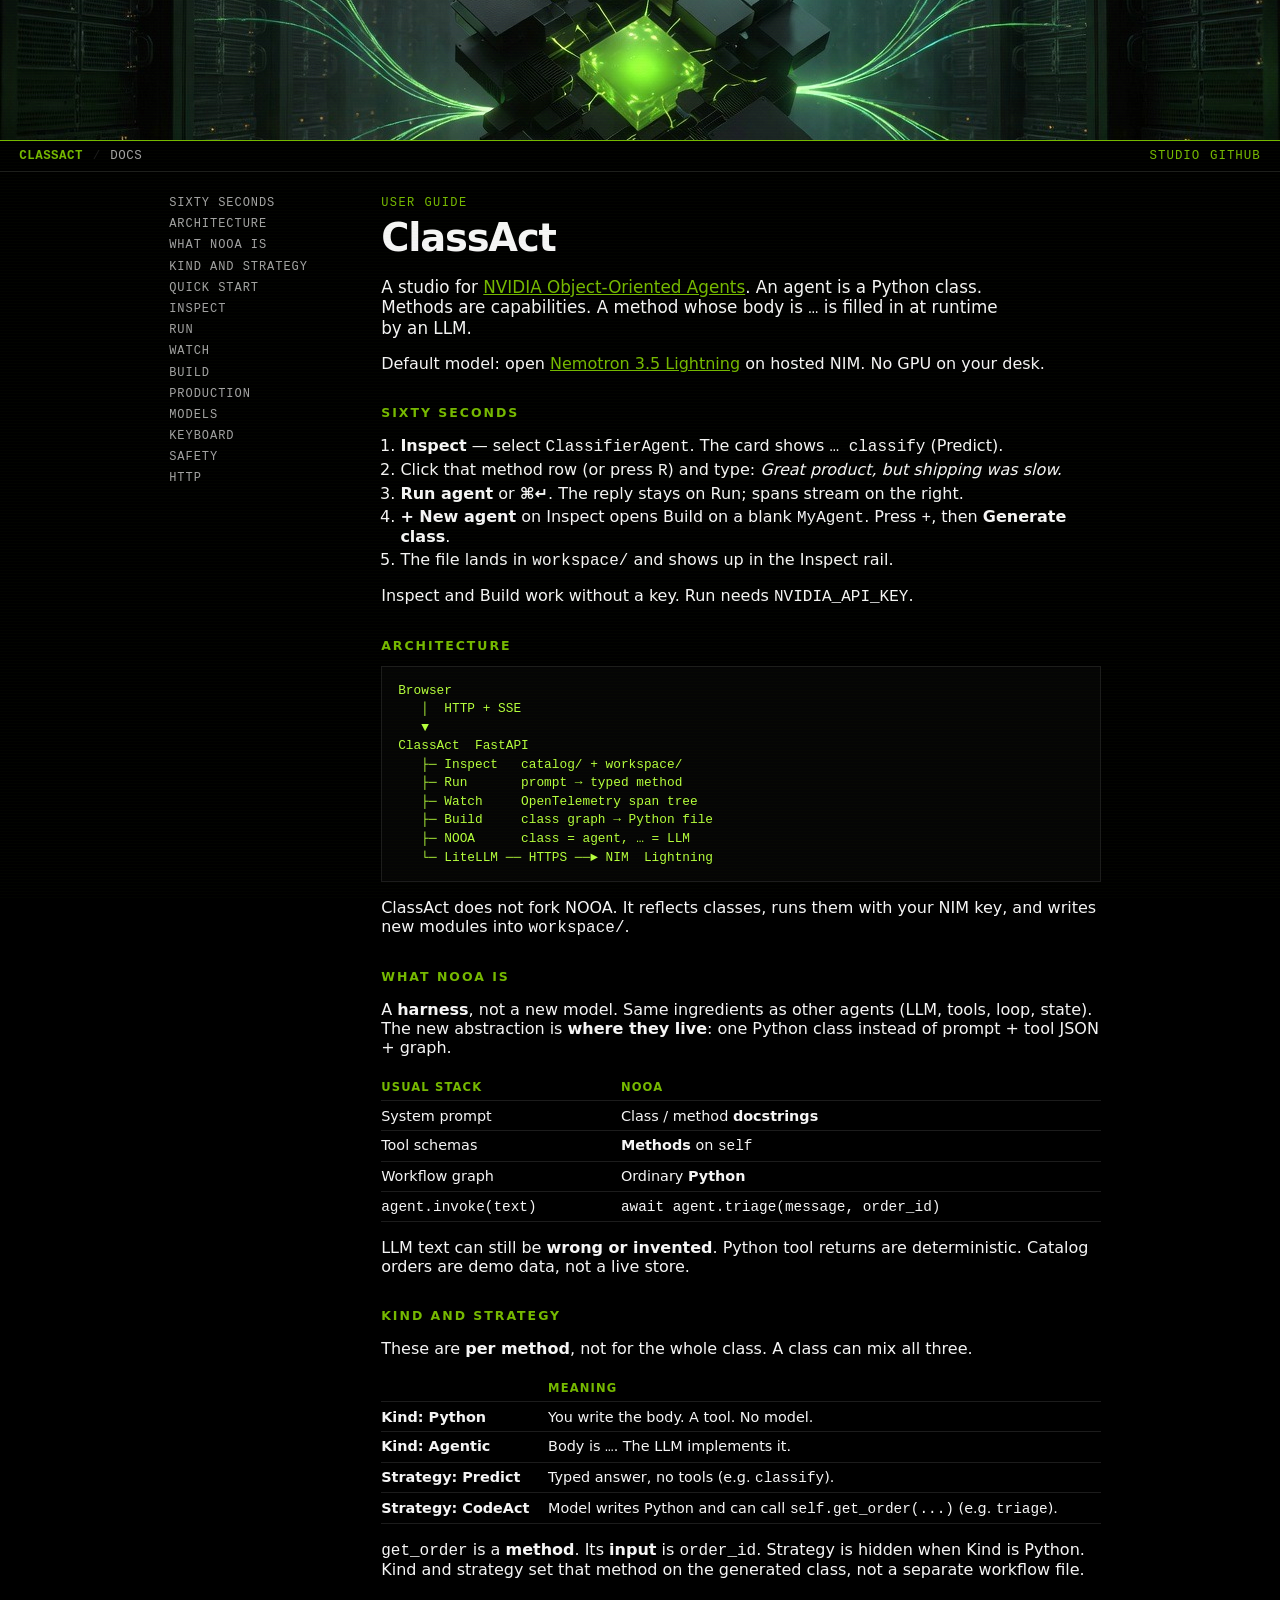
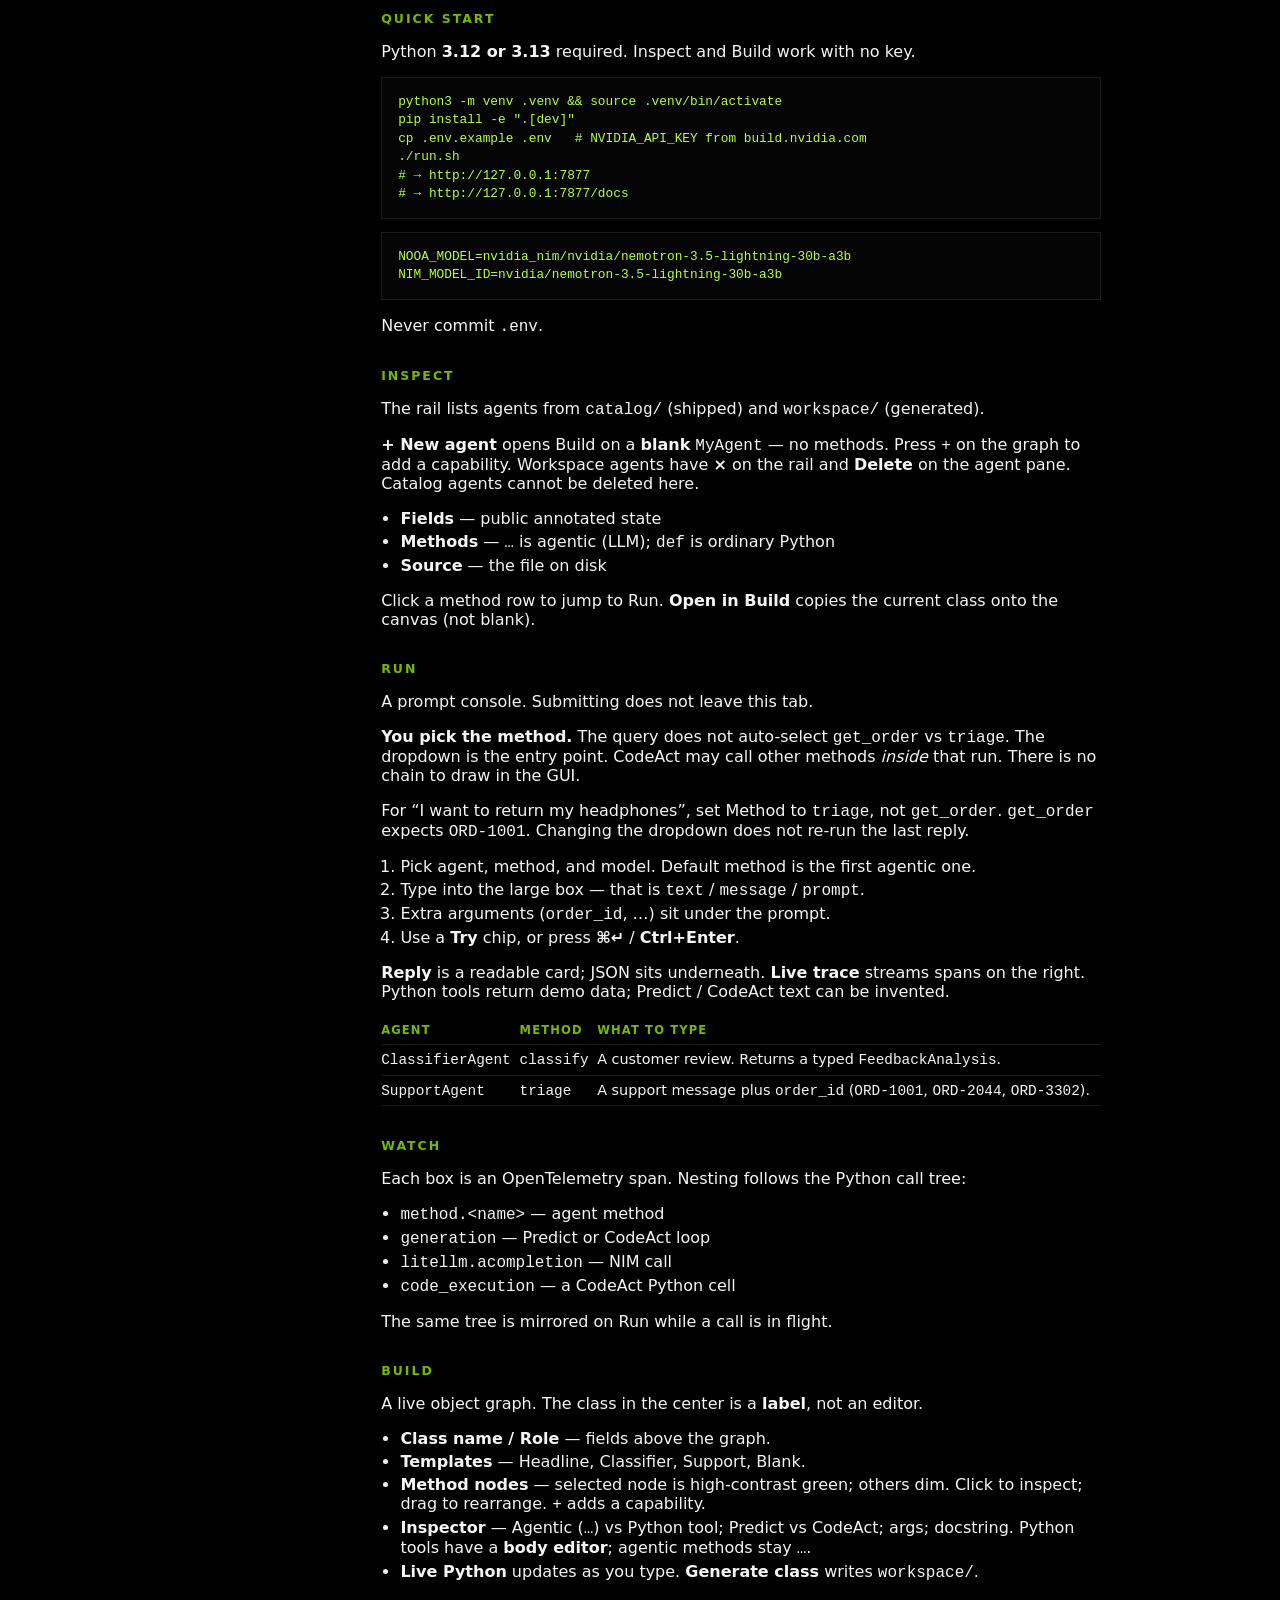
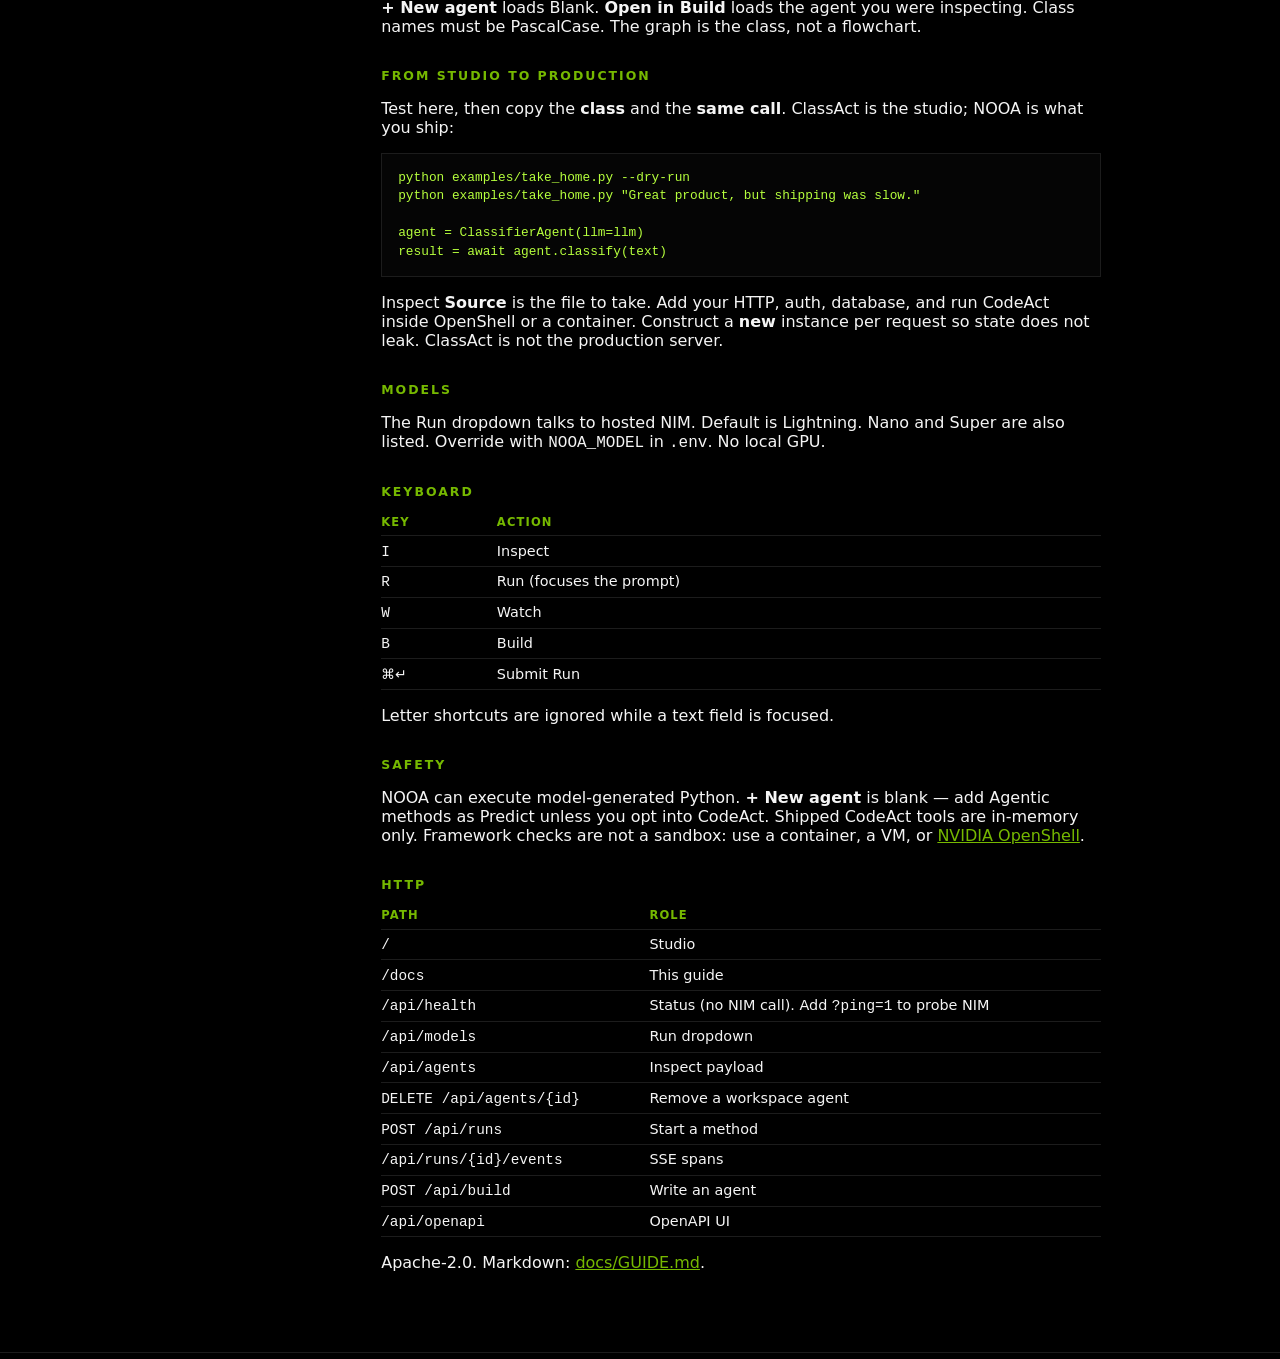
<file: static/docs.html>
<!DOCTYPE html>
<html lang="en">
<head>
  <meta charset="UTF-8" />
  <meta name="viewport" content="width=device-width, initial-scale=1" />
  <title>Docs — ClassAct</title>
  <link rel="stylesheet" href="/static/styles.css?v=0.1.11" />
</head>
<body class="doc-body">
  <div class="scan" aria-hidden="true"></div>
  <header class="hero compact">
    <img src="/static/header.jpg?v=0.1.5" alt="ClassAct" class="banner" />
  </header>
  <div class="statusbar">
    <span class="brand">CLASSACT</span>
    <span class="sep">/</span>
    <span>Docs</span>
    <span class="grow"></span>
    <a class="doc-link" href="/">Studio</a>
    <a class="doc-link" href="https://github.com/cobusgreyling/classact" rel="noopener">GitHub</a>
  </div>

  <main class="doc-wrap">
    <nav class="toc" aria-label="On this page">
      <a href="#tour">Sixty seconds</a>
      <a href="#what">Architecture</a>
      <a href="#nooa">What NOOA is</a>
      <a href="#kind">Kind and strategy</a>
      <a href="#start">Quick start</a>
      <a href="#inspect">Inspect</a>
      <a href="#run">Run</a>
      <a href="#watch">Watch</a>
      <a href="#build">Build</a>
      <a href="#prod">Production</a>
      <a href="#models">Models</a>
      <a href="#keys">Keyboard</a>
      <a href="#safety">Safety</a>
      <a href="#http">HTTP</a>
    </nav>

    <article class="doc">
      <p class="eyebrow">User guide</p>
      <h1>ClassAct</h1>
      <p class="lede">
        A studio for <a href="https://github.com/NVIDIA-NeMo/labs-OO-Agents">NVIDIA Object-Oriented Agents</a>.
        An agent is a Python class. Methods are capabilities. A method whose body is
        <code>…</code> is filled in at runtime by an LLM.
      </p>
      <p>
        Default model: open
        <a href="https://build.nvidia.com/nvidia/nemotron-3.5-lightning-30b-a3b">Nemotron 3.5 Lightning</a>
        on hosted NIM. No GPU on your desk.
      </p>

      <h2 id="tour">Sixty seconds</h2>
      <ol>
        <li><strong>Inspect</strong> — select <code>ClassifierAgent</code>. The card shows <code>… classify</code> (Predict).</li>
        <li>Click that method row (or press <code>R</code>) and type: <em>Great product, but shipping was slow.</em></li>
        <li><strong>Run agent</strong> or <strong>⌘↵</strong>. The reply stays on Run; spans stream on the right.</li>
        <li><strong>+ New agent</strong> on Inspect opens Build on a blank <code>MyAgent</code>. Press <code>+</code>, then <strong>Generate class</strong>.</li>
        <li>The file lands in <code>workspace/</code> and shows up in the Inspect rail.</li>
      </ol>
      <p>Inspect and Build work without a key. Run needs <code>NVIDIA_API_KEY</code>.</p>

      <h2 id="what">Architecture</h2>
      <pre class="code">Browser
   │  HTTP + SSE
   ▼
ClassAct  FastAPI
   ├─ Inspect   catalog/ + workspace/
   ├─ Run       prompt → typed method
   ├─ Watch     OpenTelemetry span tree
   ├─ Build     class graph → Python file
   ├─ NOOA      class = agent, … = LLM
   └─ LiteLLM ── HTTPS ──► NIM  Lightning</pre>
      <p>ClassAct does not fork NOOA. It reflects classes, runs them with your NIM key, and writes new modules into <code>workspace/</code>.</p>

      <h2 id="nooa">What NOOA is</h2>
      <p>A <strong>harness</strong>, not a new model. Same ingredients as other agents (LLM, tools, loop, state). The new abstraction is <strong>where they live</strong>: one Python class instead of prompt + tool JSON + graph.</p>
      <table>
        <thead><tr><th>Usual stack</th><th>NOOA</th></tr></thead>
        <tbody>
          <tr><td>System prompt</td><td>Class / method <strong>docstrings</strong></td></tr>
          <tr><td>Tool schemas</td><td><strong>Methods</strong> on <code>self</code></td></tr>
          <tr><td>Workflow graph</td><td>Ordinary <strong>Python</strong></td></tr>
          <tr><td><code>agent.invoke(text)</code></td><td><code>await agent.triage(message, order_id)</code></td></tr>
        </tbody>
      </table>
      <p>LLM text can still be <strong>wrong or invented</strong>. Python tool returns are deterministic. Catalog orders are demo data, not a live store.</p>

      <h2 id="kind">Kind and strategy</h2>
      <p>These are <strong>per method</strong>, not for the whole class. A class can mix all three.</p>
      <table>
        <thead><tr><th></th><th>Meaning</th></tr></thead>
        <tbody>
          <tr><td><strong>Kind: Python</strong></td><td>You write the body. A tool. No model.</td></tr>
          <tr><td><strong>Kind: Agentic</strong></td><td>Body is <code>…</code>. The LLM implements it.</td></tr>
          <tr><td><strong>Strategy: Predict</strong></td><td>Typed answer, no tools (e.g. <code>classify</code>).</td></tr>
          <tr><td><strong>Strategy: CodeAct</strong></td><td>Model writes Python and can call <code>self.get_order(...)</code> (e.g. <code>triage</code>).</td></tr>
        </tbody>
      </table>
      <p><code>get_order</code> is a <strong>method</strong>. Its <strong>input</strong> is <code>order_id</code>. Strategy is hidden when Kind is Python. Kind and strategy set that method on the generated class, not a separate workflow file.</p>

      <h2 id="start">Quick start</h2>
      <p>Python <strong>3.12 or 3.13</strong> required. Inspect and Build work with no key.</p>
      <pre class="code">python3 -m venv .venv &amp;&amp; source .venv/bin/activate
pip install -e ".[dev]"
cp .env.example .env   # NVIDIA_API_KEY from build.nvidia.com
./run.sh
# → http://127.0.0.1:7877
# → http://127.0.0.1:7877/docs</pre>
      <pre class="code">NOOA_MODEL=nvidia_nim/nvidia/nemotron-3.5-lightning-30b-a3b
NIM_MODEL_ID=nvidia/nemotron-3.5-lightning-30b-a3b</pre>
      <p>Never commit <code>.env</code>.</p>

      <h2 id="inspect">Inspect</h2>
      <p>The rail lists agents from <code>catalog/</code> (shipped) and <code>workspace/</code> (generated).</p>
      <p><strong>+ New agent</strong> opens Build on a <strong>blank</strong> <code>MyAgent</code> — no methods. Press <code>+</code> on the graph to add a capability. Workspace agents have <strong>×</strong> on the rail and <strong>Delete</strong> on the agent pane. Catalog agents cannot be deleted here.</p>
      <ul>
        <li><strong>Fields</strong> — public annotated state</li>
        <li><strong>Methods</strong> — <code>…</code> is agentic (LLM); <code>def</code> is ordinary Python</li>
        <li><strong>Source</strong> — the file on disk</li>
      </ul>
      <p>Click a method row to jump to Run. <strong>Open in Build</strong> copies the current class onto the canvas (not blank).</p>

      <h2 id="run">Run</h2>
      <p>A prompt console. Submitting does not leave this tab.</p>
      <p><strong>You pick the method.</strong> The query does not auto-select <code>get_order</code> vs <code>triage</code>. The dropdown is the entry point. CodeAct may call other methods <em>inside</em> that run. There is no chain to draw in the GUI.</p>
      <p>For “I want to return my headphones”, set Method to <code>triage</code>, not <code>get_order</code>. <code>get_order</code> expects <code>ORD-1001</code>. Changing the dropdown does not re-run the last reply.</p>
      <ol>
        <li>Pick agent, method, and model. Default method is the first agentic one.</li>
        <li>Type into the large box — that is <code>text</code> / <code>message</code> / <code>prompt</code>.</li>
        <li>Extra arguments (<code>order_id</code>, …) sit under the prompt.</li>
        <li>Use a <strong>Try</strong> chip, or press <strong>⌘↵</strong> / <strong>Ctrl+Enter</strong>.</li>
      </ol>
      <p><strong>Reply</strong> is a readable card; JSON sits underneath. <strong>Live trace</strong> streams spans on the right. Python tools return demo data; Predict / CodeAct text can be invented.</p>
      <table>
        <thead><tr><th>Agent</th><th>Method</th><th>What to type</th></tr></thead>
        <tbody>
          <tr>
            <td><code>ClassifierAgent</code></td>
            <td><code>classify</code></td>
            <td>A customer review. Returns a typed <code>FeedbackAnalysis</code>.</td>
          </tr>
          <tr>
            <td><code>SupportAgent</code></td>
            <td><code>triage</code></td>
            <td>A support message plus <code>order_id</code> (<code>ORD-1001</code>, <code>ORD-2044</code>, <code>ORD-3302</code>).</td>
          </tr>
        </tbody>
      </table>

      <h2 id="watch">Watch</h2>
      <p>Each box is an OpenTelemetry span. Nesting follows the Python call tree:</p>
      <ul>
        <li><code>method.&lt;name&gt;</code> — agent method</li>
        <li><code>generation</code> — Predict or CodeAct loop</li>
        <li><code>litellm.acompletion</code> — NIM call</li>
        <li><code>code_execution</code> — a CodeAct Python cell</li>
      </ul>
      <p>The same tree is mirrored on Run while a call is in flight.</p>

      <h2 id="build">Build</h2>
      <p>A live object graph. The class in the center is a <strong>label</strong>, not an editor.</p>
      <ul>
        <li><strong>Class name / Role</strong> — fields above the graph.</li>
        <li><strong>Templates</strong> — Headline, Classifier, Support, Blank.</li>
        <li><strong>Method nodes</strong> — selected node is high-contrast green; others dim. Click to inspect; drag to rearrange. <code>+</code> adds a capability.</li>
        <li><strong>Inspector</strong> — Agentic (<code>…</code>) vs Python tool; Predict vs CodeAct; args; docstring. Python tools have a <strong>body editor</strong>; agentic methods stay <code>…</code>.</li>
        <li><strong>Live Python</strong> updates as you type. <strong>Generate class</strong> writes <code>workspace/</code>.</li>
      </ul>
      <p><strong>+ New agent</strong> loads Blank. <strong>Open in Build</strong> loads the agent you were inspecting. Class names must be PascalCase. The graph is the class, not a flowchart.</p>

      <h2 id="prod">From studio to production</h2>
      <p>Test here, then copy the <strong>class</strong> and the <strong>same call</strong>. ClassAct is the studio; NOOA is what you ship:</p>
      <pre class="code">python examples/take_home.py --dry-run
python examples/take_home.py "Great product, but shipping was slow."

agent = ClassifierAgent(llm=llm)
result = await agent.classify(text)</pre>
      <p>Inspect <strong>Source</strong> is the file to take. Add your HTTP, auth, database, and run CodeAct inside OpenShell or a container. Construct a <strong>new</strong> instance per request so state does not leak. ClassAct is not the production server.</p>

      <h2 id="models">Models</h2>
      <p>The Run dropdown talks to hosted NIM. Default is Lightning. Nano and Super are also listed. Override with <code>NOOA_MODEL</code> in <code>.env</code>. No local GPU.</p>

      <h2 id="keys">Keyboard</h2>
      <table>
        <thead><tr><th>Key</th><th>Action</th></tr></thead>
        <tbody>
          <tr><td><code>I</code></td><td>Inspect</td></tr>
          <tr><td><code>R</code></td><td>Run (focuses the prompt)</td></tr>
          <tr><td><code>W</code></td><td>Watch</td></tr>
          <tr><td><code>B</code></td><td>Build</td></tr>
          <tr><td><code>⌘↵</code></td><td>Submit Run</td></tr>
        </tbody>
      </table>
      <p>Letter shortcuts are ignored while a text field is focused.</p>

      <h2 id="safety">Safety</h2>
      <p>NOOA can execute model-generated Python. <strong>+ New agent</strong> is blank — add Agentic methods as Predict unless you opt into CodeAct. Shipped CodeAct tools are in-memory only. Framework checks are not a sandbox: use a container, a VM, or <a href="https://github.com/NVIDIA/OpenShell">NVIDIA OpenShell</a>.</p>

      <h2 id="http">HTTP</h2>
      <table>
        <thead><tr><th>Path</th><th>Role</th></tr></thead>
        <tbody>
          <tr><td><code>/</code></td><td>Studio</td></tr>
          <tr><td><code>/docs</code></td><td>This guide</td></tr>
          <tr><td><code>/api/health</code></td><td>Status (no NIM call). Add <code>?ping=1</code> to probe NIM</td></tr>
          <tr><td><code>/api/models</code></td><td>Run dropdown</td></tr>
          <tr><td><code>/api/agents</code></td><td>Inspect payload</td></tr>
          <tr><td><code>DELETE /api/agents/{id}</code></td><td>Remove a workspace agent</td></tr>
          <tr><td><code>POST /api/runs</code></td><td>Start a method</td></tr>
          <tr><td><code>/api/runs/{id}/events</code></td><td>SSE spans</td></tr>
          <tr><td><code>POST /api/build</code></td><td>Write an agent</td></tr>
          <tr><td><code>/api/openapi</code></td><td>OpenAPI UI</td></tr>
        </tbody>
      </table>
      <p>Apache-2.0. Markdown: <a href="https://github.com/cobusgreyling/classact/blob/main/docs/GUIDE.md">docs/GUIDE.md</a>.</p>
    </article>
  </main>
  <footer>
    <a class="doc-link" href="/">Studio</a>
    · ClassAct docs · NVIDIA Object-Oriented Agents
  </footer>
</body>
</html>
</file>
<file: static/styles.css>
:root {
  --bg: #000000;
  --panel: #070707;
  --ink: #f5f5f5;
  --muted: #a3a3a3;
  --green: #76b900;
  --green-2: #b6ff3d;
  --line: #1c1c1c;
  --danger: #ff5a5a;
  --font: "Segoe UI", system-ui, -apple-system, sans-serif;
  --mono: ui-monospace, "SF Mono", Menlo, Consolas, monospace;
}

* { box-sizing: border-box; }
html, body { margin: 0; background: var(--bg); color: var(--ink); font-family: var(--font); min-height: 100%; }
body { position: relative; }

.scan {
  pointer-events: none;
  position: fixed;
  inset: 0;
  z-index: 50;
  background: repeating-linear-gradient(
    to bottom,
    rgba(118, 185, 0, 0.018),
    rgba(118, 185, 0, 0.018) 1px,
    transparent 1px,
    transparent 3px
  );
}

.hero { border-bottom: 1px solid var(--green); }
.banner { display: block; width: 100%; max-height: 200px; object-fit: cover; object-position: center; background: #000; }

.statusbar {
  display: flex;
  align-items: center;
  gap: 0.6rem;
  padding: 0.5rem 1.2rem;
  border-bottom: 1px solid var(--line);
  font-family: var(--mono);
  font-size: 0.78rem;
  color: var(--muted);
  letter-spacing: 0.04em;
  text-transform: uppercase;
}
.brand { color: var(--green); font-weight: 700; }
.sep { color: var(--line); }
.grow { flex: 1; }
.kbd {
  border: 1px solid var(--line);
  padding: 0.1rem 0.4rem;
  color: var(--ink);
  font-size: 0.72rem;
}
.doc-link {
  color: var(--green);
  text-decoration: none;
  font-family: var(--mono);
  font-size: 0.78rem;
  letter-spacing: 0.08em;
  text-transform: uppercase;
}
.doc-link:hover { color: var(--green-2); text-decoration: underline; }
footer a.doc-link { font-size: 0.75rem; }
.live-dot {
  width: 8px; height: 8px; border-radius: 50%;
  background: #444;
  box-shadow: 0 0 0 0 rgba(118, 185, 0, 0.4);
}
.live-dot.on {
  background: var(--green);
  animation: pulse 1.8s ease-out infinite;
}
@keyframes pulse {
  0% { box-shadow: 0 0 0 0 rgba(118, 185, 0, 0.55); }
  100% { box-shadow: 0 0 0 10px rgba(118, 185, 0, 0); }
}

.tabs {
  display: flex;
  gap: 0;
  border-bottom: 1px solid var(--line);
  padding: 0 0.6rem;
}
.tab {
  background: transparent;
  color: var(--muted);
  border: 0;
  border-bottom: 2px solid transparent;
  padding: 0.85rem 1.2rem;
  font: inherit;
  font-size: 0.95rem;
  letter-spacing: 0.08em;
  text-transform: uppercase;
  cursor: pointer;
}
.tab:hover { color: var(--ink); }
.tab.on { color: var(--green); border-bottom-color: var(--green); }

main { max-width: 1280px; margin: 0 auto; padding: 1.1rem 1.2rem 4rem; }
.pane { display: none; }
.pane.on { display: block; }

#tab-inspect { display: none; gap: 1.25rem; }
#tab-inspect.on { display: grid; grid-template-columns: 220px 1fr; }
@media (max-width: 860px) {
  #tab-inspect.on { grid-template-columns: 1fr; }
}

.rail h2, .stage h3, .pane h3 {
  margin: 1.1rem 0 0.5rem;
  font-size: 0.72rem;
  letter-spacing: 0.16em;
  text-transform: uppercase;
  color: var(--green);
  font-weight: 600;
}
.rail h2 { margin-top: 0; }

.list { display: flex; flex-direction: column; gap: 0.4rem; }
.item {
  text-align: left;
  background: var(--panel);
  border: 1px solid var(--line);
  color: var(--ink);
  padding: 0.7rem 0.8rem;
  cursor: pointer;
  font: inherit;
}
.item:hover, .item.on { border-color: var(--green); }
.item .cls { display: block; font-weight: 650; }
.item .meta { display: block; color: var(--muted); font-size: 0.75rem; font-family: var(--mono); }
.item-row { display: flex; gap: 0.25rem; align-items: stretch; }
.item-row .item { flex: 1; min-width: 0; }
.item-del {
  flex: 0 0 2.4rem;
  width: 2.4rem;
  min-width: 2.4rem;
  background: #111;
  border: 1px solid #555;
  color: #f5f5f5;
  cursor: pointer;
  font-size: 1.25rem;
  line-height: 1;
}
.item-del:hover { border-color: var(--danger); color: var(--danger); background: #1a0000; }
.new-agent {
  width: 100%;
  margin-top: 0.55rem;
  background: transparent;
  border: 1px dashed var(--green);
  color: var(--green);
  padding: 0.7rem 0.8rem;
  font: inherit;
  font-weight: 700;
  letter-spacing: 0.08em;
  text-transform: uppercase;
  cursor: pointer;
}
.new-agent:hover {
  background: rgba(118, 185, 0, 0.12);
  color: var(--green-2);
  border-style: solid;
}

.empty, .hint, .muted, .role { color: var(--muted); }
.call-line {
  font-family: var(--mono);
  font-size: 0.82rem;
  color: var(--green);
  margin: 0 0 0.75rem;
  line-height: 1.45;
}
.call-line code { color: var(--green-2); }
.call-line.warn { color: #e6c07b; }
.call-line.warn code { color: #ffe08a; }
.role { max-width: 46rem; white-space: pre-wrap; }
.eyebrow { color: var(--green); font-family: var(--mono); font-size: 0.75rem; letter-spacing: 0.12em; text-transform: uppercase; margin: 0 0 0.3rem; }
.stage h1 { margin: 0 0 0.6rem; font-size: clamp(1.5rem, 4vw, 2.1rem); font-weight: 750; letter-spacing: -0.03em; }

.inspect-head {
  display: flex;
  justify-content: space-between;
  gap: 1rem;
  align-items: flex-start;
  flex-wrap: wrap;
  margin-bottom: 0.8rem;
}
.inspect-actions { display: flex; gap: 0.45rem; flex-wrap: wrap; }
.btn.danger { border-color: var(--danger); color: var(--danger); }
.btn.danger:hover { background: #1a0000; color: #ff8a8a; border-color: #ff8a8a; }

.chips { display: flex; flex-wrap: wrap; gap: 0.35rem; min-height: 1.2rem; }
.chip {
  border: 1px solid var(--line);
  padding: 0.15rem 0.5rem;
  font-family: var(--mono);
  font-size: 0.75rem;
  color: var(--ink);
  background: #050505;
}
.chip b { color: var(--green); font-weight: 600; }
.chip button {
  background: none; border: 0; color: var(--muted); cursor: pointer; font: inherit; padding: 0 0 0 0.3rem;
}
.chip button:hover { color: var(--danger); }

.tag {
  font-family: var(--mono);
  font-size: 0.65rem;
  letter-spacing: 0.08em;
  text-transform: uppercase;
  border: 1px solid var(--green);
  color: var(--green);
  padding: 0.05rem 0.35rem;
}
.tag.py { border-color: var(--ink); color: var(--ink); }
.tag.act { border-style: dashed; }

.code {
  background: #050505;
  border: 1px solid var(--line);
  color: var(--green-2);
  padding: 0.9rem 1rem;
  overflow: auto;
  font-family: var(--mono);
  font-size: 0.8rem;
  line-height: 1.45;
  white-space: pre-wrap;
  word-break: break-word;
  max-height: 360px;
}

.formgrid {
  display: grid;
  grid-template-columns: repeat(3, 1fr);
  gap: 0.75rem;
  margin-bottom: 0.9rem;
}
@media (max-width: 800px) { .formgrid { grid-template-columns: 1fr; } }
label {
  display: flex;
  flex-direction: column;
  gap: 0.3rem;
  font-size: 0.72rem;
  letter-spacing: 0.12em;
  text-transform: uppercase;
  color: var(--green);
}
label.wide { grid-column: 1 / -1; }
input, select, textarea {
  background: #050505;
  color: var(--ink);
  border: 1px solid var(--line);
  padding: 0.55rem 0.65rem;
  font: inherit;
  font-size: 0.95rem;
  text-transform: none;
  letter-spacing: 0;
}
input:focus, select:focus, textarea:focus { outline: 1px solid var(--green); border-color: var(--green); }
.args { display: grid; gap: 0.7rem; margin: 0.8rem 0 1rem; }
.row { display: flex; gap: 0.7rem; align-items: center; flex-wrap: wrap; margin: 0.6rem 0 1rem; }

.btn {
  background: var(--green);
  color: #000;
  border: 1px solid var(--green);
  padding: 0.55rem 1.1rem;
  font: inherit;
  font-weight: 700;
  letter-spacing: 0.08em;
  text-transform: uppercase;
  cursor: pointer;
}
.btn:hover { background: var(--green-2); border-color: var(--green-2); }
.btn:disabled { opacity: 0.4; cursor: not-allowed; }
.btn.ghost { background: transparent; color: var(--ink); border-color: var(--line); font-weight: 600; }
.btn.ghost:hover { border-color: var(--green); color: var(--green); background: transparent; }
.btn.tiny { padding: 0.3rem 0.55rem; font-size: 0.72rem; }

.hidden { display: none !important; }
.error { color: var(--danger); }
footer {
  border-top: 1px solid var(--line);
  color: var(--muted);
  font-size: 0.75rem;
  letter-spacing: 0.08em;
  text-transform: uppercase;
  padding: 1rem 1.2rem 1.4rem;
  text-align: center;
}
code { font-family: var(--mono); color: var(--ink); }

/* —— UML / inspect diagram —— */
.uml-stage {
  position: relative;
  min-height: 280px;
  border: 1px solid var(--line);
  background:
    radial-gradient(600px 240px at 50% 40%, rgba(118, 185, 0, 0.07), transparent 60%),
    linear-gradient(#050505, #000);
  margin-bottom: 1rem;
  overflow: hidden;
}
.uml-card {
  width: min(420px, 88%);
  margin: 1.4rem auto;
  border: 1px solid var(--green);
  background: rgba(0, 0, 0, 0.72);
  box-shadow: 0 0 40px rgba(118, 185, 0, 0.12);
}
.uml-card header {
  padding: 0.7rem 0.9rem;
  border-bottom: 1px solid var(--green);
  text-align: center;
}
.uml-card header .kicker {
  display: block;
  font-family: var(--mono);
  font-size: 0.65rem;
  letter-spacing: 0.16em;
  color: var(--green);
  text-transform: uppercase;
}
.uml-card header strong {
  display: block;
  font-size: 1.15rem;
  letter-spacing: -0.02em;
}
.uml-card header em {
  display: block;
  font-style: normal;
  color: var(--muted);
  font-size: 0.8rem;
  font-family: var(--mono);
}
.uml-sec { padding: 0.45rem 0.7rem 0.55rem; border-bottom: 1px solid var(--line); }
.uml-sec:last-child { border-bottom: 0; }
.uml-row {
  display: flex;
  justify-content: space-between;
  gap: 0.6rem;
  font-family: var(--mono);
  font-size: 0.78rem;
  padding: 0.18rem 0;
  color: var(--ink);
}
.uml-row .ell { color: var(--green-2); }
.uml-orbit {
  display: flex;
  flex-wrap: wrap;
  justify-content: center;
  gap: 0.45rem;
  padding: 0 0.8rem 1rem;
}

/* —— Build graph —— */
.build-bar {
  display: flex;
  justify-content: space-between;
  gap: 1rem;
  align-items: center;
  flex-wrap: wrap;
  margin-bottom: 0.7rem;
}
.templates { display: flex; flex-wrap: wrap; gap: 0.4rem; }
.templates button {
  background: #050505;
  color: var(--ink);
  border: 1px solid var(--line);
  padding: 0.35rem 0.65rem;
  font: inherit;
  font-size: 0.78rem;
  letter-spacing: 0.06em;
  text-transform: uppercase;
  cursor: pointer;
}
.templates button:hover, .templates button.on { border-color: var(--green); color: var(--green); }

.build-layout {
  display: grid;
  grid-template-columns: minmax(0, 1.35fr) minmax(280px, 0.85fr);
  gap: 0.9rem;
  min-height: 520px;
  margin-bottom: 0.8rem;
}
@media (max-width: 960px) {
  .build-layout { grid-template-columns: 1fr; min-height: 0; }
}

.graph-panel {
  position: relative;
  min-height: 520px;
  border: 1px solid var(--line);
  background:
    radial-gradient(circle at 50% 48%, rgba(118, 185, 0, 0.09), transparent 42%),
    repeating-linear-gradient(to right, rgba(118, 185, 0, 0.04) 0 1px, transparent 1px 28px),
    repeating-linear-gradient(to bottom, rgba(118, 185, 0, 0.04) 0 1px, transparent 1px 28px),
    #000;
  overflow: hidden;
}
.wires { position: absolute; inset: 0; width: 100%; height: 100%; pointer-events: none; }
.wires path {
  fill: none;
  stroke: var(--green);
  stroke-width: 1.2;
  stroke-dasharray: 4 6;
  opacity: 0.35;
}
.wires path.act { stroke-dasharray: 2 4; }
.wires path.py { stroke: #666; stroke-dasharray: 1 5; }
.wires path.on {
  stroke: #fff;
  stroke-width: 2.6;
  stroke-dasharray: none;
  opacity: 1;
  filter: drop-shadow(0 0 6px #76b900);
}

.class-core {
  position: absolute;
  left: 50%;
  top: 48%;
  transform: translate(-50%, -50%);
  width: min(260px, 70%);
  z-index: 3;
  text-align: center;
  background: rgba(0, 0, 0, 0.82);
  border: 1px solid #2a2a2a;
  color: #c8c8c8;
  padding: 1rem 0.85rem 0.9rem;
  pointer-events: none;
  font: inherit;
  box-shadow: none;
}
.class-edit {
  display: grid;
  grid-template-columns: 200px 1fr;
  gap: 0.6rem;
  margin-bottom: 0.75rem;
}
@media (max-width: 800px) { .class-edit { grid-template-columns: 1fr; } }
.core-kicker {
  display: block;
  font-family: var(--mono);
  font-size: 0.62rem;
  letter-spacing: 0.2em;
  color: var(--green);
  text-transform: uppercase;
}
.core-name {
  display: block;
  font-size: 1.25rem;
  font-weight: 750;
  letter-spacing: -0.03em;
  margin-top: 0.15rem;
}
.core-ext { display: block; font-family: var(--mono); font-size: 0.75rem; color: var(--muted); }
.core-role {
  display: block;
  margin-top: 0.45rem;
  font-size: 0.78rem;
  color: var(--muted);
  line-height: 1.35;
}
.core-fields { display: flex; flex-wrap: wrap; justify-content: center; gap: 0.25rem; margin-top: 0.55rem; }

.orb-layer { position: absolute; inset: 0; z-index: 4; pointer-events: none; }
.orb {
  position: absolute;
  z-index: 6;
  width: 148px;
  margin-left: -74px;
  margin-top: -42px;
  background: rgba(0, 0, 0, 0.88);
  border: 1px solid #3a3a3a;
  color: #8a8a8a;
  padding: 0.55rem 0.6rem 0.5rem;
  cursor: grab;
  text-align: left;
  font: inherit;
  user-select: none;
  pointer-events: auto;
  opacity: 0.45;
  box-shadow: none;
}
.orb:active { cursor: grabbing; }
.orb.py { border-color: #444; }
.orb.act { border-style: dashed; }
.orb.sel {
  opacity: 1;
  color: #000;
  background: #76b900;
  border: 3px solid #fff;
  border-style: solid;
  box-shadow: 0 0 0 2px #000, 0 0 28px rgba(182, 255, 61, 0.75);
  transform: scale(1.1);
  z-index: 8;
}
.orb.sel.act { background: #b6ff3d; }
.orb.sel.py { background: #f5f5f5; }
.orb .glyph {
  font-family: var(--mono);
  font-size: 0.62rem;
  letter-spacing: 0.12em;
  text-transform: uppercase;
  color: #6a6a6a;
}
.orb.py .glyph { color: #888; }
.orb.sel .glyph,
.orb.sel .osig { color: #111; }
.orb .oname { display: block; font-family: var(--mono); font-weight: 650; font-size: 0.88rem; margin-top: 0.1rem; }
.orb .osig { display: block; color: #6a6a6a; font-size: 0.7rem; font-family: var(--mono); margin-top: 0.15rem; }

.orb.add {
  width: 72px;
  height: 72px;
  margin-left: -36px;
  margin-top: -36px;
  border-radius: 50%;
  border: 1px dashed var(--green);
  display: flex;
  align-items: center;
  justify-content: center;
  font-size: 1.8rem;
  color: var(--green);
  background: rgba(0, 0, 0, 0.55);
  padding: 0;
  cursor: pointer;
  box-shadow: none;
  opacity: 1;
  transform: none;
}
.orb.add:hover { background: rgba(118, 185, 0, 0.12); }

.build-inspector {
  border: 1px solid var(--line);
  background: var(--panel);
  padding: 0.9rem 1rem 1.1rem;
  overflow: auto;
  max-height: 620px;
}
.build-inspector h3 { margin-top: 0; }
.build-inspector h4 {
  margin: 0.9rem 0 0.4rem;
  font-size: 0.68rem;
  letter-spacing: 0.14em;
  text-transform: uppercase;
  color: var(--green);
}
.picker {
  display: grid;
  grid-template-columns: 1fr 1fr;
  gap: 0.4rem;
}
.pick {
  background: #050505;
  border: 1px solid var(--line);
  color: var(--ink);
  padding: 0.55rem 0.5rem;
  text-align: left;
  cursor: pointer;
  font: inherit;
}
.pick small { display: block; color: var(--muted); font-size: 0.72rem; margin-top: 0.15rem; letter-spacing: 0; text-transform: none; }
.pick.on { border-color: var(--green); color: var(--green); }
.arg-row { display: grid; grid-template-columns: 1fr 90px auto; gap: 0.35rem; margin-bottom: 0.35rem; align-items: center; }
.code-edit {
  font-family: var(--mono);
  font-size: 0.82rem;
  line-height: 1.4;
  color: var(--green-2);
  min-height: 8.5rem;
  width: 100%;
}
.inspector-actions { display: flex; gap: 0.4rem; flex-wrap: wrap; margin-top: 1rem; }

/* Watch board */
.trace-board { display: flex; flex-direction: column; gap: 0.55rem; }
.tbox {
  border: 1px solid var(--line);
  background: #050505;
  padding: 0.65rem 0.8rem;
  margin-left: 0;
}
.tbox.child { margin-left: 1.2rem; border-left: 2px solid var(--green); }
.tbox .th {
  display: flex;
  gap: 0.5rem;
  flex-wrap: wrap;
  align-items: baseline;
  font-family: var(--mono);
  font-size: 0.82rem;
}
.tbox .th .nm { color: var(--ink); font-weight: 650; }
.tbox .th .st { color: var(--green); }
.tbox .th .bad { color: var(--danger); }
.tbox .td { color: var(--muted); font-size: 0.75rem; margin-top: 0.3rem; white-space: pre-wrap; font-family: var(--mono); }

/* —— Run console —— */
.run-picks {
  display: grid;
  grid-template-columns: repeat(3, 1fr);
  gap: 0.75rem;
  margin-bottom: 0.5rem;
}
@media (max-width: 800px) { .run-picks { grid-template-columns: 1fr; } }
.run-layout {
  display: grid;
  grid-template-columns: minmax(0, 1.15fr) minmax(0, 0.95fr);
  gap: 1rem;
  align-items: start;
}
@media (max-width: 960px) { .run-layout { grid-template-columns: 1fr; } }
.prompt-shell {
  border: 1px solid var(--green);
  background:
    radial-gradient(500px 180px at 0% 0%, rgba(118, 185, 0, 0.08), transparent 55%),
    #050505;
  padding: 0.85rem 0.9rem 0.75rem;
  box-shadow: 0 0 28px rgba(118, 185, 0, 0.1);
}
.prompt-meta {
  display: flex;
  justify-content: space-between;
  font-family: var(--mono);
  font-size: 0.68rem;
  letter-spacing: 0.14em;
  text-transform: uppercase;
  color: var(--green);
  margin-bottom: 0.35rem;
}
#runPrompt {
  width: 100%;
  min-height: 180px;
  resize: vertical;
  border: 0;
  border-bottom: 1px solid var(--line);
  background: transparent;
  font-size: 1.05rem;
  line-height: 1.45;
  padding: 0.4rem 0 0.8rem;
}
#runPrompt:focus { outline: none; }
.run-extras {
  display: grid;
  grid-template-columns: repeat(auto-fit, minmax(160px, 1fr));
  gap: 0.55rem;
  margin: 0.7rem 0 0.2rem;
}
.run-extras:empty { display: none; }
.prompt-foot {
  display: flex;
  gap: 0.7rem;
  align-items: center;
  flex-wrap: wrap;
  margin-top: 0.75rem;
}
.kbd-hint { font-family: var(--mono); font-size: 0.75rem; }
.samples { display: flex; flex-wrap: wrap; gap: 0.45rem; }
.sample {
  background: #050505;
  border: 1px solid var(--line);
  color: var(--ink);
  text-align: left;
  padding: 0.55rem 0.7rem;
  font: inherit;
  font-size: 0.85rem;
  cursor: pointer;
  max-width: 100%;
  line-height: 1.35;
}
.sample:hover { border-color: var(--green); color: var(--green-2); }
.reply {
  border: 1px solid var(--line);
  background: #050505;
  min-height: 140px;
  padding: 0.9rem 1rem;
  color: var(--ink);
}
.reply .kv {
  display: grid;
  grid-template-columns: 120px 1fr;
  gap: 0.25rem 0.8rem;
  font-size: 0.92rem;
  margin: 0.15rem 0;
}
.reply .kv b {
  color: var(--green);
  font-family: var(--mono);
  font-size: 0.72rem;
  letter-spacing: 0.08em;
  text-transform: uppercase;
  font-weight: 600;
  padding-top: 0.15rem;
}
.reply .lead { font-size: 1.05rem; line-height: 1.45; margin-bottom: 0.6rem; }
.reply.err { border-color: var(--danger); color: var(--danger); }
.reply.wait { color: var(--muted); }
.trace-board.mini { max-height: 280px; overflow: auto; }
.uml-row.hit { cursor: pointer; }
.uml-row.hit:hover { color: var(--green-2); }

/* —— Docs page —— */
.hero.compact .banner { max-height: 140px; }
.doc-wrap {
  display: grid;
  grid-template-columns: 180px minmax(0, 720px);
  gap: 2rem;
  max-width: 980px;
  margin: 0 auto;
  padding: 1.5rem 1.2rem 4rem;
}
@media (max-width: 800px) {
  .doc-wrap { grid-template-columns: 1fr; }
}
.toc {
  position: sticky;
  top: 1rem;
  display: flex;
  flex-direction: column;
  gap: 0.45rem;
  font-family: var(--mono);
  font-size: 0.75rem;
  letter-spacing: 0.08em;
  text-transform: uppercase;
  height: max-content;
}
.toc a { color: var(--muted); text-decoration: none; }
.toc a:hover { color: var(--green); }
.doc h1 { font-size: clamp(1.8rem, 4vw, 2.4rem); letter-spacing: -0.03em; margin: 0.2rem 0 0.6rem; }
.doc h2 {
  margin: 2rem 0 0.6rem;
  font-size: 0.78rem;
  letter-spacing: 0.16em;
  text-transform: uppercase;
  color: var(--green);
}
.doc .lede { font-size: 1.05rem; max-width: 40rem; }
.doc a { color: var(--green); }
.doc ul, .doc ol { color: var(--ink); padding-left: 1.2rem; }
.doc li { margin: 0.25rem 0; }
.doc table { width: 100%; border-collapse: collapse; font-size: 0.9rem; margin: 0.6rem 0 1rem; }
.doc th, .doc td { border-bottom: 1px solid var(--line); text-align: left; padding: 0.4rem 0.5rem 0.4rem 0; vertical-align: top; }
.doc th { color: var(--green); font-size: 0.72rem; letter-spacing: 0.1em; text-transform: uppercase; }
</file>
